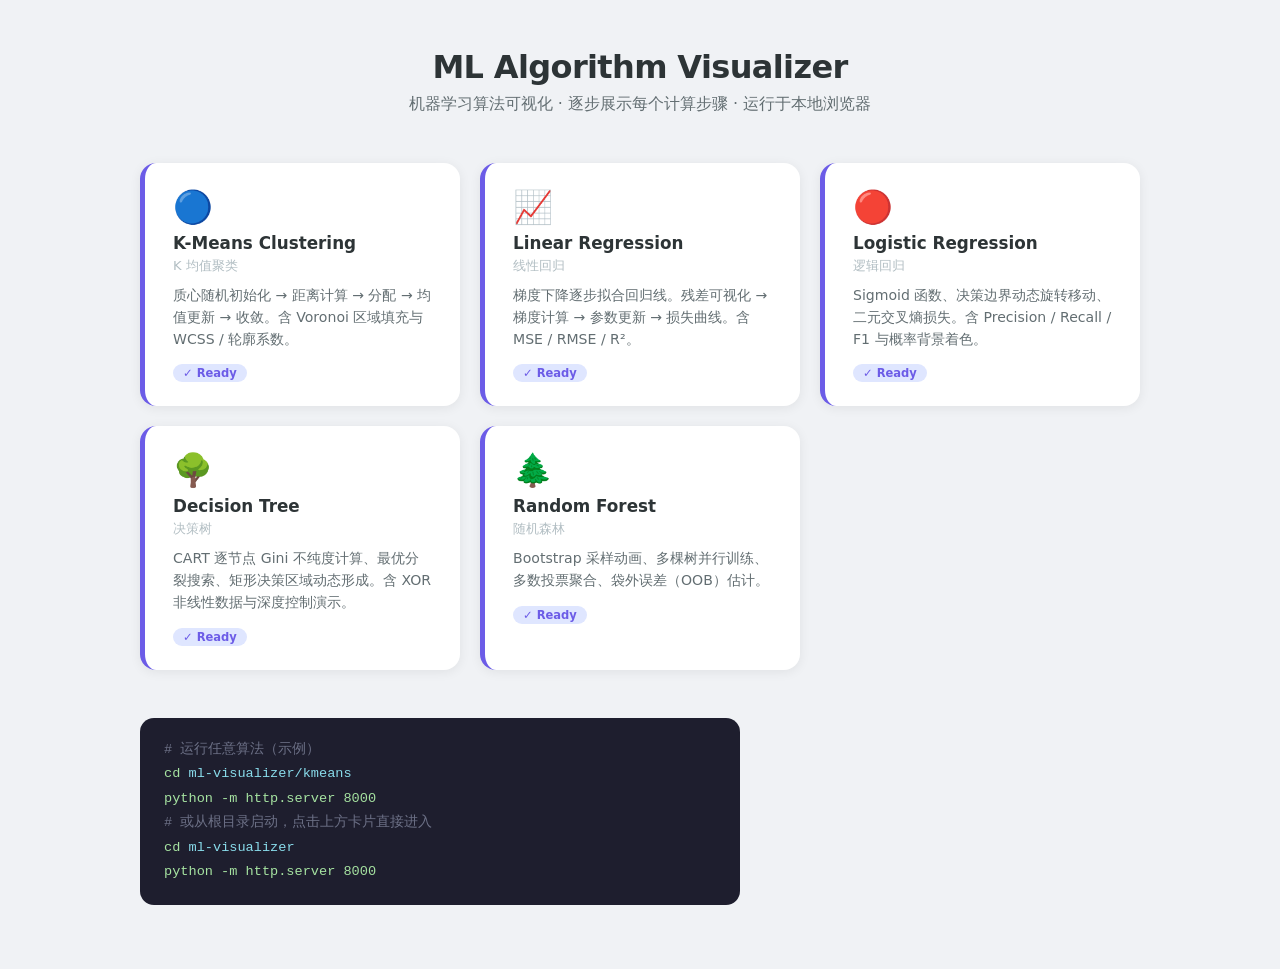
<file: index.html>
<!--
 RUN python -m http.server 8000
 http://localhost:8000
-->
<DOCTYPE html>
<html lang="en">
<head>
  <meta charset="UTF-8" />
  <meta name="viewport" content="width=device-width, initial-scale=1.0" />
  <title>ML Algorithm Visualizer</title>
  <style>
    *, *::before, *::after { box-sizing: border-box; margin: 0; padding: 0; }

    body {
      font-family: 'Segoe UI', system-ui, -apple-system, sans-serif;
      background: #f0f2f5;
      color: #2d3436;
      min-height: 100vh;
      display: flex;
      flex-direction: column;
      align-items: center;
      padding: 48px 24px 64px;
    }

    header {
      text-align: center;
      margin-bottom: 48px;
    }
    header h1 {
      font-size: 2rem;
      font-weight: 800;
      letter-spacing: -0.02em;
      margin-bottom: 8px;
    }
    header .sub {
      font-size: 1rem;
      color: #636e72;
    }

    .grid {
      display: grid;
      grid-template-columns: repeat(auto-fill, minmax(300px, 1fr));
      gap: 20px;
      width: 100%;
      max-width: 1000px;
    }

    .card {
      background: #fff;
      border-radius: 16px;
      padding: 28px 28px 24px;
      box-shadow: 0 2px 12px rgba(0,0,0,0.07);
      text-decoration: none;
      color: inherit;
      display: flex;
      flex-direction: column;
      gap: 10px;
      border-left: 5px solid #dfe6e9;
      transition: transform 0.15s, box-shadow 0.15s, border-color 0.15s;
    }
    .card:hover {
      transform: translateY(-3px);
      box-shadow: 0 8px 24px rgba(0,0,0,0.12);
    }
    .card.ready       { border-left-color: #6c5ce7; }
    .card.coming-soon { opacity: 0.55; cursor: default; pointer-events: none; }

    .card-icon   { font-size: 2rem; line-height: 1; }
    .card-title  { font-size: 1.05rem; font-weight: 700; }
    .card-cn     { font-size: 0.82rem; color: #b2bec3; margin-top: -6px; }
    .card-desc   { font-size: 0.88rem; color: #636e72; line-height: 1.55; }
    .card-badge  {
      display: inline-block;
      font-size: 0.72rem;
      font-weight: 600;
      padding: 2px 10px;
      border-radius: 20px;
      align-self: flex-start;
      margin-top: 4px;
    }
    .badge-ready { background: #dfe6ff; color: #6c5ce7; }
    .badge-soon  { background: #f0f2f5; color: #b2bec3; }

    .how-to {
      margin-top: 48px;
      max-width: 600px;
      background: #1e1e2e;
      border-radius: 14px;
      padding: 20px 24px;
      color: #a6adc8;
      font-family: 'Cascadia Code', 'Consolas', monospace;
      font-size: 0.85rem;
      line-height: 1.8;
    }
    .how-to .comment { color: #6c7086; }
    .how-to .cmd     { color: #a6e3a1; }
    .how-to .path    { color: #89dceb; }
  </style>
</head>
<body>

  <header>
    <h1>ML Algorithm Visualizer</h1>
    <p class="sub">机器学习算法可视化 · 逐步展示每个计算步骤 · 运行于本地浏览器</p>
  </header>

  <div class="grid">

    <a class="card ready" href="kmeans/index.html">
      <div class="card-icon">🔵</div>
      <div class="card-title">K-Means Clustering</div>
      <div class="card-cn">K 均值聚类</div>
      <div class="card-desc">质心随机初始化 → 距离计算 → 分配 → 均值更新 → 收敛。含 Voronoi 区域填充与 WCSS / 轮廓系数。</div>
      <span class="card-badge badge-ready">✓ Ready</span>
    </a>

    <a class="card ready" href="linear-regression/index.html">
      <div class="card-icon">📈</div>
      <div class="card-title">Linear Regression</div>
      <div class="card-cn">线性回归</div>
      <div class="card-desc">梯度下降逐步拟合回归线。残差可视化 → 梯度计算 → 参数更新 → 损失曲线。含 MSE / RMSE / R²。</div>
      <span class="card-badge badge-ready">✓ Ready</span>
    </a>

    <a class="card ready" href="logistic-regression/index.html">
      <div class="card-icon">🔴</div>
      <div class="card-title">Logistic Regression</div>
      <div class="card-cn">逻辑回归</div>
      <div class="card-desc">Sigmoid 函数、决策边界动态旋转移动、二元交叉熵损失。含 Precision / Recall / F1 与概率背景着色。</div>
      <span class="card-badge badge-ready">✓ Ready</span>
    </a>

    <a class="card ready" href="decision-tree/index.html">
      <div class="card-icon">🌳</div>
      <div class="card-title">Decision Tree</div>
      <div class="card-cn">决策树</div>
      <div class="card-desc">CART 逐节点 Gini 不纯度计算、最优分裂搜索、矩形决策区域动态形成。含 XOR 非线性数据与深度控制演示。</div>
      <span class="card-badge badge-ready">✓ Ready</span>
    </a>

    <a class="card ready" href="random-forest/index.html">
      <div class="card-icon">🌲</div>
      <div class="card-title">Random Forest</div>
      <div class="card-cn">随机森林</div>
      <div class="card-desc">Bootstrap 采样动画、多棵树并行训练、多数投票聚合、袋外误差（OOB）估计。</div>
      <span class="card-badge badge-ready">✓ Ready</span>
    </a>

  </div>

  <div class="how-to">
    <span class="comment"># 运行任意算法（示例）</span><br>
    <span class="cmd">cd</span> <span class="path">ml-visualizer/kmeans</span><br>
    <span class="cmd">python -m http.server 8000</span><br>
    <span class="comment"># 或从根目录启动，点击上方卡片直接进入</span><br>
    <span class="cmd">cd</span> <span class="path">ml-visualizer</span><br>
    <span class="cmd">python -m http.server 8000</span>
  </div>

</body>
</html>
</file>
